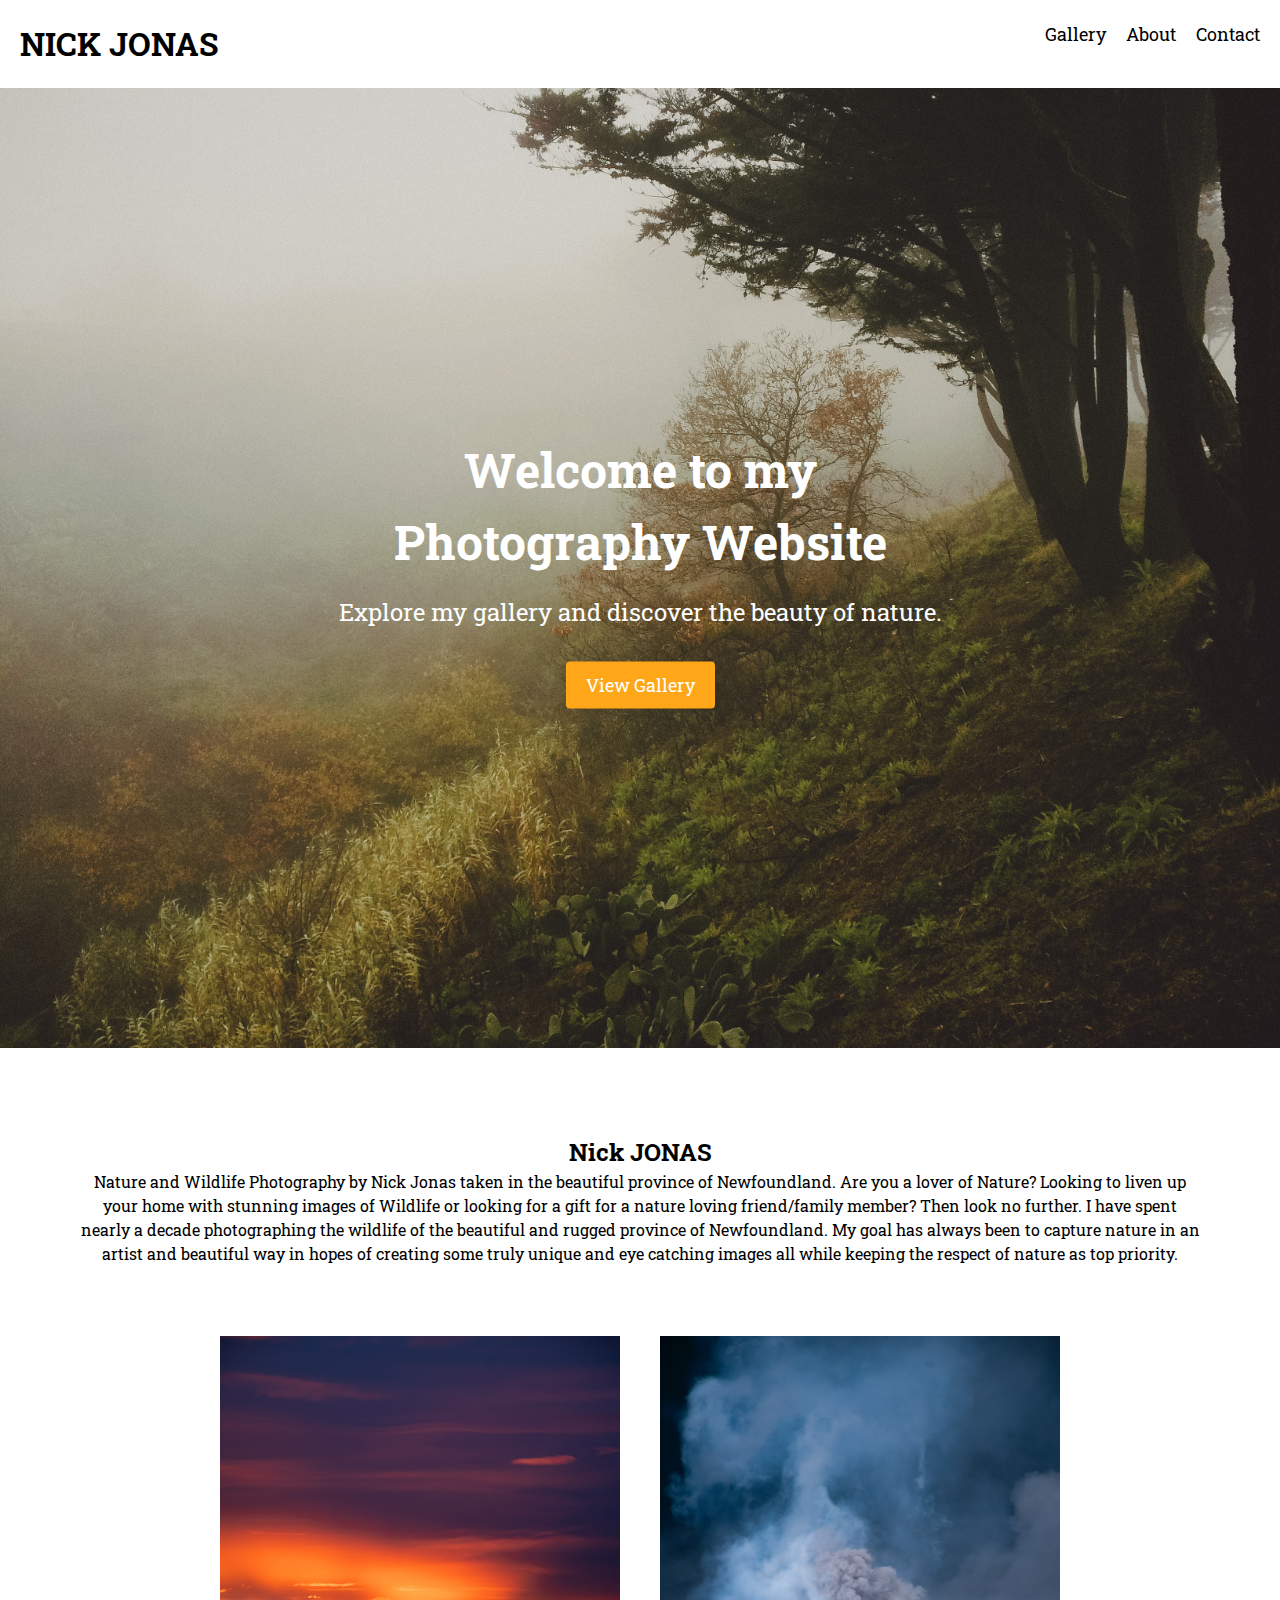
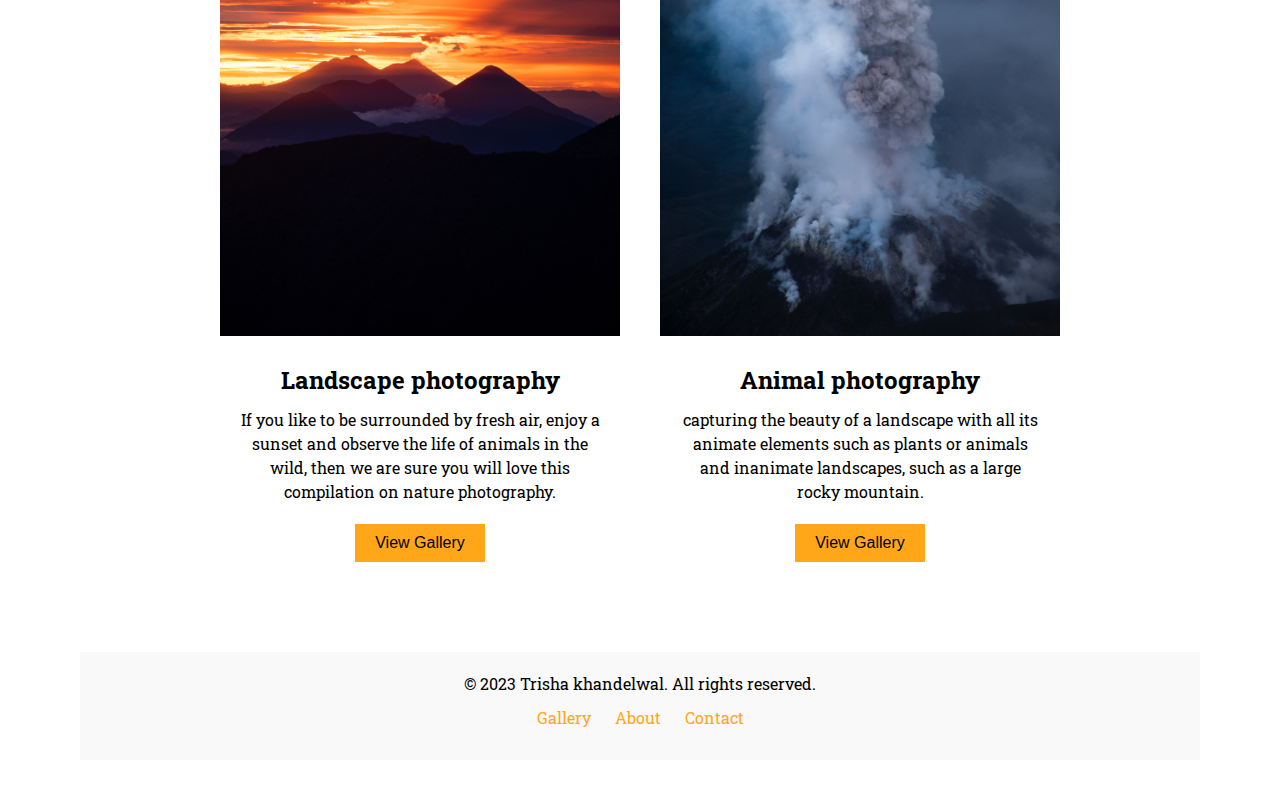
<file: index.html>
<!DOCTYPE html>
<head>
  <title>Photographer Portfolio</title>
  <link rel="stylesheet" href="stylesheet.css">
  <link rel="preconnect" href="https://fonts.googleapis.com">
<link rel="preconnect" href="https://fonts.gstatic.com" crossorigin>
<link href="https://fonts.googleapis.com/css2?family=Roboto+Slab&display=swap" rel="stylesheet">
</head>
<body>
  <header>
    <div class="logo">
      <a href="index.html">  <h1> NICK JONAS </h1></a>
    </div>
    <nav>
      <ul>
        <li><a href="gallery.html">Gallery</a></li>
        <li><a href="about.html">About</a></li>
        <li><a href="contact.html">Contact</a></li>
      </ul>
    </nav>
  </header>
    <section class="hero-section">
      <div class="hero-image">
        <img src="hero-image.jpg" alt="Hero Image">
        <div class="text-container">
          <h1>Welcome to my Photography Website</h1>
          <p>Explore my gallery and discover the beauty of nature.</p>
          <a href="gallery.html" class="cta-link">View Gallery</a>
        </div>
      </div>
    </section>
<section>
    <div class="work">
      <h2>Nick JONAS</h2>
      <p>Nature and Wildlife Photography by Nick Jonas taken in the beautiful province of Newfoundland. Are you a lover of Nature? Looking to liven up your home with stunning images of Wildlife or looking for a gift for a nature loving friend/family member? Then look no further. I have spent nearly a decade photographing the wildlife of the beautiful and rugged province of Newfoundland. My goal has always been to capture nature in an artist and beautiful way in hopes of creating some truly unique and eye catching images all while keeping the respect of nature as top priority. </p>
      <div class="image-section">
        <div class="image-container">
          <img src="image1.jpg" alt="Image 1">
          <div class="caption">
            <h3>Landscape photography</h3>
            <p>If you like to be surrounded by fresh air, enjoy a sunset and observe the life of animals in the wild, then we are sure you will love this compilation on nature photography.</p>
            <a href="gallery.html"><button>View Gallery</button></a>
          </div>
        </div>
        <div class="image-container">
          <img src="image2.jpg" alt="Image 2">
          <div class="caption">
            <h3>Animal photography</h3>
            <p>capturing the beauty of a landscape with all its animate elements such as plants or animals and inanimate landscapes, such as a large rocky mountain.</p>
            <a href="gallery.html"><button>View Gallery</button></a>
          </div>
        </div>
      </div>      
 <section>
  <footer>
    <div class="container">
      <p>&copy; 2023 Trisha khandelwal. All rights reserved.</p>
      <ul>
        <li><a href="gallery.html">Gallery</a></li>
        <li><a href="about.html">About </a></li>
        <li><a href="contact.html">Contact </a></li>
      </ul>
    </div>
  </footer>  
</body>
</html>
</file>
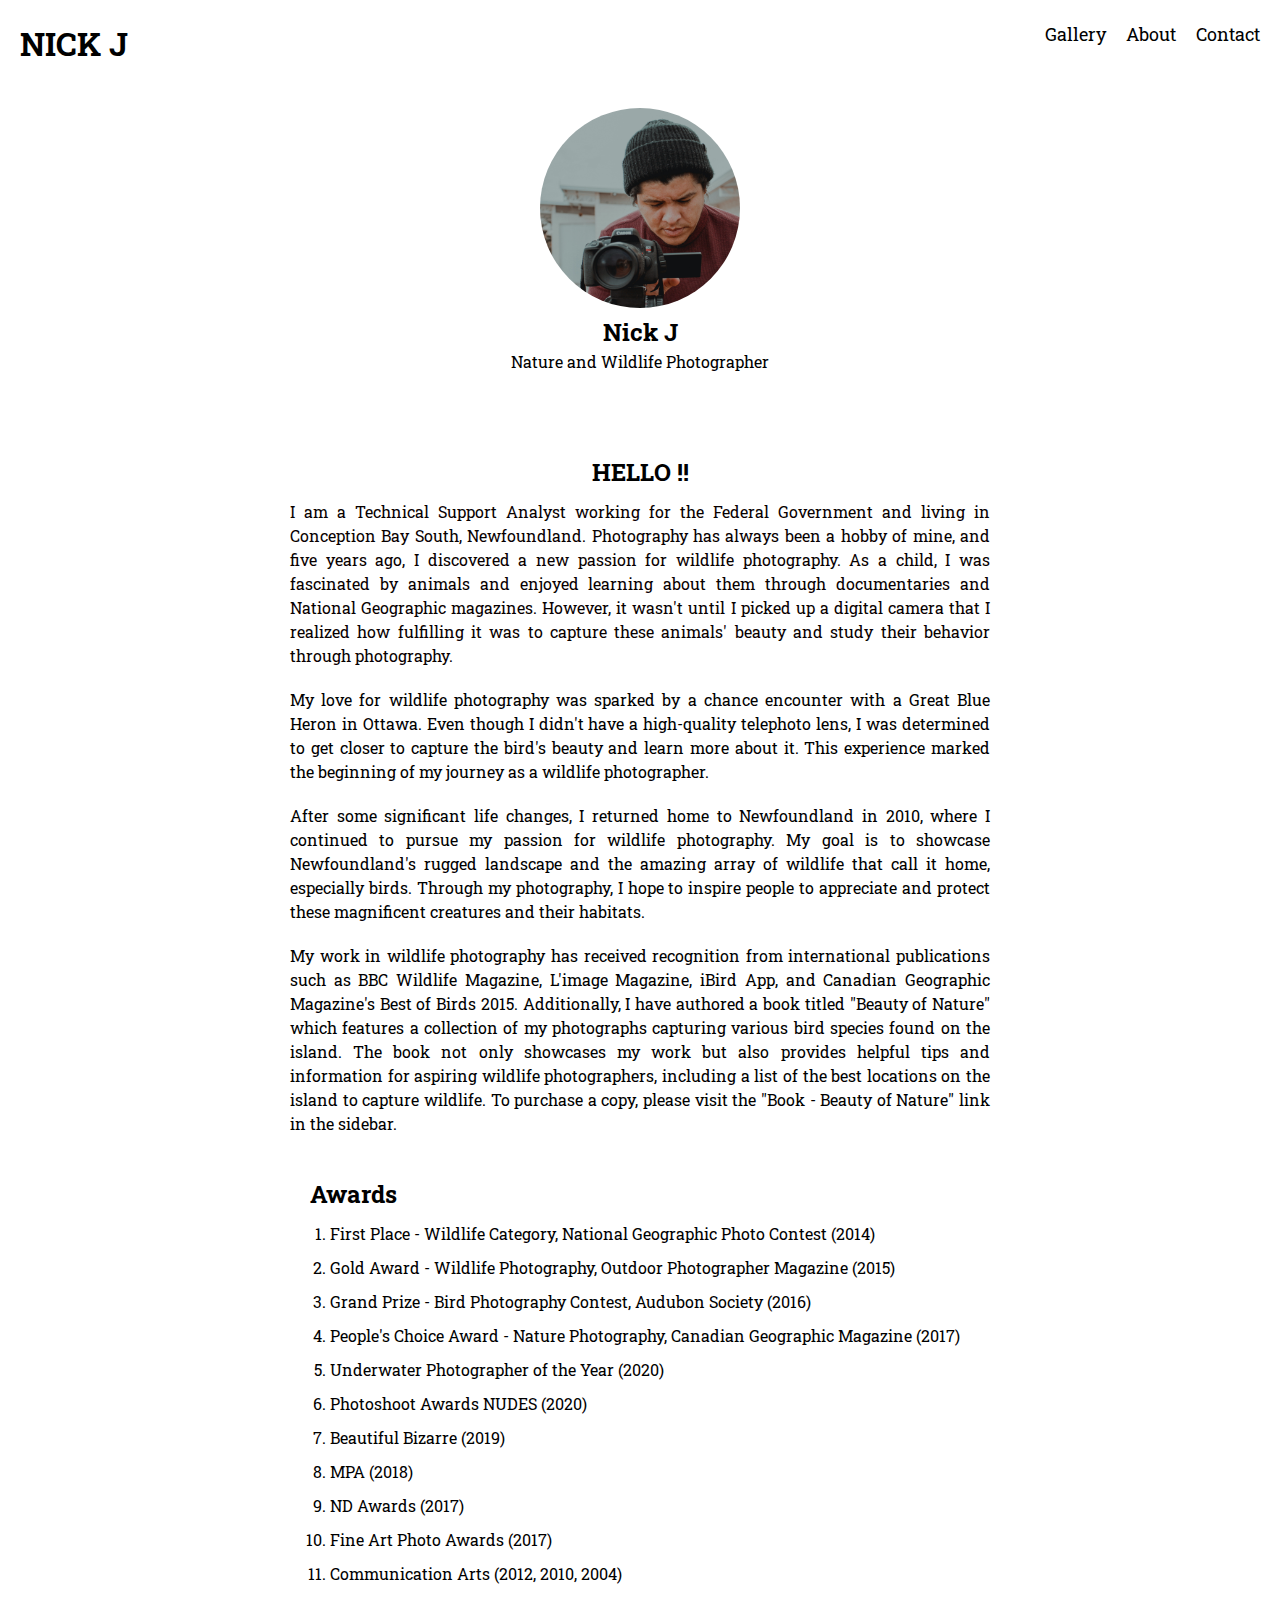
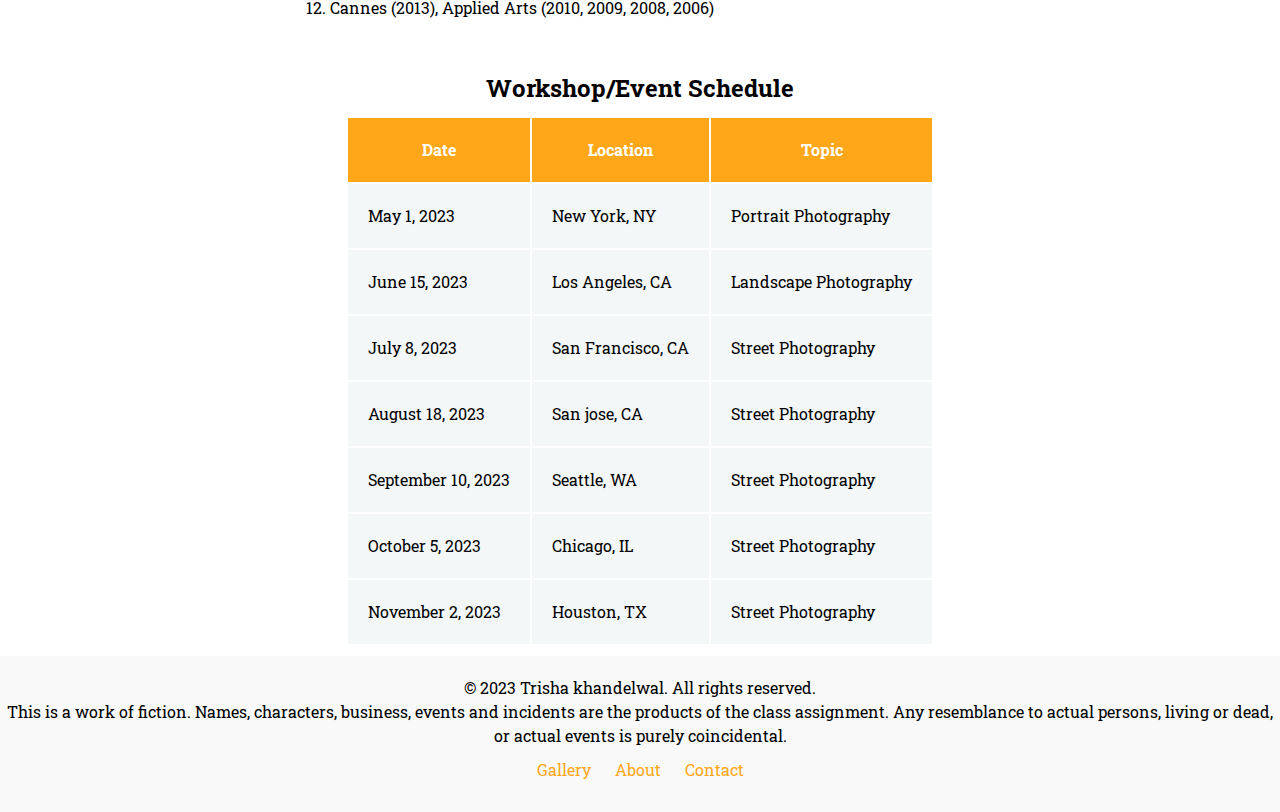
<file: about.html>
<!DOCTYPE html>
<head>
  <title>Gallery</title>
  <link rel="stylesheet" href="stylesheet.css">
  <link rel="preconnect" href="https://fonts.googleapis.com">
<link rel="preconnect" href="https://fonts.gstatic.com" crossorigin>
<link href="https://fonts.googleapis.com/css2?family=Roboto+Slab&display=swap" rel="stylesheet">
</head>
<body>
  <header>
    <div class="logo">
        <a href="index.html">  <h1> NICK J </h1></a>
    </div>
    <nav>
      <ul>
        <li><a href="gallery.html">Gallery</a></li>
        <li><a href="about.html">About</a></li>
        <li><a href="contact.html">Contact</a></li>
      </ul>
    </nav>
  </header>
  <main>
    <section class="about-section">
      <div class="profile-container">
        <img src="profile-pic.jpg" alt="Profile Picture">
        <h2>Nick J</h2>
        <p>Nature and Wildlife Photographer</p>
      </div>
      <div class="bio-container">
        <h3>HELLO !!</h3>
        <p class="description">I am a Technical Support Analyst working for the Federal Government and living in Conception Bay South, Newfoundland. Photography has always been a hobby of mine, and five years ago, I discovered a new passion for wildlife photography. As a child, I was fascinated by animals and enjoyed learning about them through documentaries and National Geographic magazines. However, it wasn't until I picked up a digital camera that I realized how fulfilling it was to capture these animals' beauty and study their behavior through photography.</p>
        <p>My love for wildlife photography was sparked by a chance encounter with a Great Blue Heron in Ottawa. Even though I didn't have a high-quality telephoto lens, I was determined to get closer to capture the bird's beauty and learn more about it. This experience marked the beginning of my journey as a wildlife photographer.</p>
        <p> After some significant life changes, I returned home to Newfoundland in 2010, where I continued to pursue my passion for wildlife photography. My goal is to showcase Newfoundland's rugged landscape and the amazing array of wildlife that call it home, especially birds. Through my photography, I hope to inspire people to appreciate and protect these magnificent creatures and their habitats.</p>
        <p>My work in wildlife photography has received recognition from international publications such as BBC Wildlife Magazine, L'image Magazine, iBird App, and Canadian Geographic Magazine's Best of Birds 2015. Additionally, I have authored a book titled "Beauty of Nature" which features a collection of my photographs capturing various bird species found on the island. The book not only showcases my work but also provides helpful tips and information for aspiring wildlife photographers, including a list of the best locations on the island to capture wildlife. To purchase a copy, please visit the "Book - Beauty of Nature" link in the sidebar.</p>
        <section class="awards-section">
          <h2>Awards</h2>
          <ol>
            <li>First Place - Wildlife Category, National Geographic Photo Contest (2014)</li>
            <li>Gold Award - Wildlife Photography, Outdoor Photographer Magazine (2015)</li>
            <li>Grand Prize - Bird Photography Contest, Audubon Society (2016)</li>
            <li>People's Choice Award - Nature Photography, Canadian Geographic Magazine (2017)</li>
          <li> Underwater Photographer of the Year (2020)</li>
          <li> Photoshoot Awards NUDES (2020) </li>
          <li> Beautiful Bizarre (2019) </li>
          <li> MPA (2018)</li>
          <li> ND Awards (2017)</li>
          <li> Fine Art Photo Awards (2017)</li>
          <li> Communication Arts (2012, 2010, 2004)</li>
          <li> Cannes (2013), Applied Arts (2010, 2009, 2008, 2006)</li>
          </ol>
        </section>
      </div>
    </section>
  </main>
  <section>
      <h2 style="text-align:center;">Workshop/Event Schedule</h2>
      <table>
        <thead>
          <tr>
            <th>Date</th>
            <th>Location</th>
            <th>Topic</th>
          </tr>
        </thead>
        <tbody>
          <tr>
            <td>May 1, 2023</td>
            <td>New York, NY</td>
            <td>Portrait Photography</td>
          </tr>
          <tr>
            <td>June 15, 2023</td>
            <td>Los Angeles, CA</td>
            <td>Landscape Photography</td>
          </tr>
          <tr>
            <td>July 8, 2023</td>
            <td>San Francisco, CA</td>
            <td>Street Photography</td>
          </tr>
          <tr>
          <td>August 18, 2023</td>
            <td>San jose, CA</td>
            <td>Street Photography</td>
          </tr>
          <tr>
          <td>September 10, 2023</td>
            <td>Seattle, WA</td>
            <td>Street Photography</td>
          </tr>
          <tr>
          <td>October 5, 2023</td>
            <td>Chicago, IL</td>
            <td>Street Photography</td>
          </tr>
          <tr>
          <td>November 2, 2023</td>
            <td>Houston, TX</td>
            <td>Street Photography</td>
          </tr>

        </tbody>
      </table>
    </section>
<footer>
  <div class="container">
    <p>&copy; 2023 Trisha khandelwal. All rights reserved.</p>
    <p>This is a work of fiction. Names, characters, business, events and incidents are the products of the class assignment. Any resemblance to actual persons, living or dead, or actual events is purely coincidental.
    </p>
    <ul>
      <li><a href="gallery.html">Gallery</a></li>
      <li><a href="about.html">About </a></li>
      <li><a href="contact.html">Contact </a></li>
    </ul>
  </div>
</footer>  
</body>
</html>
</file>
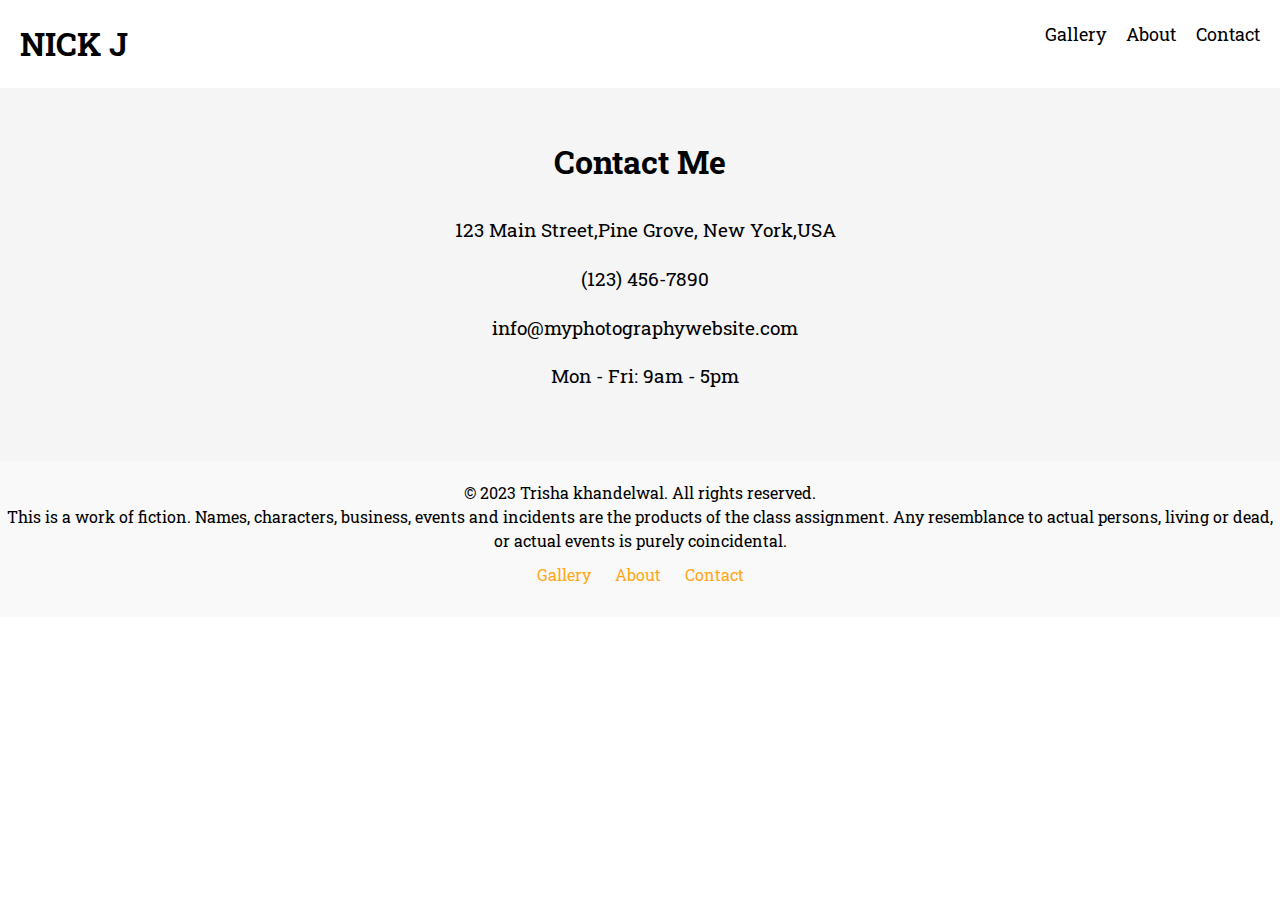
<file: contact.html>
<!DOCTYPE html>
<head>
  <title>Gallery</title>
  <link rel="stylesheet" href="stylesheet.css">
  <link rel="preconnect" href="https://fonts.googleapis.com">
<link rel="preconnect" href="https://fonts.gstatic.com" crossorigin>
<link href="https://fonts.googleapis.com/css2?family=Roboto+Slab&display=swap" rel="stylesheet">
</head>
<body>
  <header>
    <div class="logo">
        <a href="index.html">  <h1> NICK J </h1></a>
    </div>
    <nav>
      <ul>
        <li><a href="gallery.html">Gallery</a></li>
        <li><a href="about.html">About</a></li>
        <li><a href="contact.html">Contact</a></li>
      </ul>
    </nav>
  </header>
  <section id="contact">
    <h2>Contact Me</h2>
    <ul>
      <li><i class="fas fa-map-marker-alt"></i> 123 Main Street,Pine Grove, New York,USA</li>
      <li><i class="fas fa-phone"></i> (123) 456-7890</li>
      <li><i class="fas fa-envelope"></i> info@myphotographywebsite.com</li>
      <li><i class="fas fa-clock"></i> Mon - Fri: 9am - 5pm</li>
    </ul>
  </section>  
  <footer>
    <div class="container">
      <p>&copy; 2023 Trisha khandelwal. All rights reserved.</p>
      <p>This is a work of fiction. Names, characters, business, events and incidents are the products of the class assignment. Any resemblance to actual persons, living or dead, or actual events is purely coincidental.
      </p>
      <ul>
        <li><a href="gallery.html">Gallery</a></li>
        <li><a href="about.html">About </a></li>
        <li><a href="contact.html">Contact </a></li>
      </ul>
    </div>
  </footer>  
  </body>
  </html>
</file>
<file: stylesheet.css>
/* Global styles */
* {
  box-sizing: border-box;
  margin: 0;
  padding: 0;
}

body {
  font-family: 'Roboto Slab', serif;
  font-size: 16px;
  line-height: 1.5;
  
  background-size: cover; /* adjust the image size to cover the entire viewport */
  background-position: center; /* center the image within the viewport */
  height: 100vh;
  margin: 0;
  display: block;
}

header {
  display: flex;
  justify-content: space-between;
  align-items: center;
  color: hsl(0, 0%, 0%);
  padding: 20px;
}

nav ul {
  list-style: none;
  margin: 0;
  padding: 0;
  display: flex;
}

nav {
  display: flex;
  flex-direction: column;
}

nav li {
  margin-left: 20px;
  margin-bottom: 20px;
}

nav a {
  color: #000000;
  text-decoration: none;
  font-size: 18px;
}

nav a:hover {
  color: #ddd; 
  border-bottom: 2px solid #2c2c2c;
}

footer {
  background-color: #f9f9f9;
  padding: 20px 0;
  text-align: center;
}
 footer a{
  color: #ffa718;
  text-decoration: none
 }

footer p {
  margin: 0;
}

footer ul {
  list-style: none;
  margin: 0;
  padding: 10px 0;
}

footer ul li {
  display: inline-block;
  margin-right: 20px;
}

footer ul li:last-child {
  margin-right: 0;
}


.logo a{
  text-decoration: none;
  color: #000000;
}

.logo a:visited {
  text-decoration: none;
  color: #000000;
}

/* =========================
    homepage css start
=============================*/ 
.hero-section {
  position: relative;
}

.hero-image {
  position: relative;
}

.hero-image img {
  width: 100%;
  height: auto;
}

.text-container {
  position: absolute;
  top: 50%;
  left: 50%;
  transform: translate(-50%, -50%);
  text-align: center;
  color: white;
}

.text-container h1 {
  font-size: 3rem;
  margin-bottom: 1rem;
}

.text-container p {
  font-size: 1.5rem;
  margin-bottom: 2rem;
}
.cta-link {
  display: inline-block;
  background-color: #ffa718;
  color: #fff;
  border: none;
  padding: 10px 20px;
  font-size: 18px;
  border-radius: 4px;
  cursor: pointer;
  transition: background-color 0.3s ease;
text-decoration: none;}

.cta-button:hover {
  background-color: #ffa718;
}

.work{
  text-align: center;
  padding: 40px;
  margin: 40px;
}


.image-section {
  display: flex;
  justify-content: center;
  align-items: center;
  flex-wrap: wrap;
  padding: 50px;
}

.image-container {
  margin: 20px;
  max-width: 400px;
  height: auto;
}

.image-container img {
  width: 100%;
  height: auto;
}

.caption {
  text-align: center;
  padding: 20px;
}

.caption h3 {
  font-size: 24px;
  margin-bottom: 10px;
}

.caption p {
  font-size: 16px;
  margin-bottom: 20px;
}

.caption button {
  padding: 10px 20px;
  border: none;
  background-color: #ffa718;
  color: #000000;
  font-size: 16px;
  cursor: pointer;
}




















  /* =========================
      gallery css start
=============================*/

.gallery{
line-height:0;
-webkit-column-count:5; /* split it into 5 columns */
-webkit-column-gap:5px; /* give it a 5px gap between columns */
-moz-column-count:5;
-moz-column-gap:5px;
column-count:5;
column-gap:5px;
margin: 200px;

}


.gallery img {
width: 100%;
 height: auto;
 margin-bottom:5px; /* to match column gap */
}



  /* =========================
      about css start
=============================*/
/* Style for the main section */
.about-section {
  display: flex;
  flex-direction: column;
  justify-content: center;
  align-items: center;
  padding: 50px 0;
}

/* Style for the profile container */
.profile-container {
  text-align: center;
  margin-bottom: 50px;
}

/* Style for the profile picture */
.profile-container img {
  width: 200px;
  height: 200px;
  border-radius: 50%;
  object-fit: cover;
}

/* Style for the bio container */
.bio-container {
  max-width: 700px;
  text-align: justify;
}

/* Style for the headings */
.bio-container h3 {
  font-size: 24px;
  margin: 30px 0 10px;
  text-align: center;
}

/* Style for the paragraphs */
.bio-container p {
  font-size: 16px;
  line-height: 1.5;
  margin-bottom: 20px;
}

.description {
  font-size: 18px;
  line-height: 1.5;
  color: #080000;
  margin-bottom: 20px;
}

/* Style for the main content section */
.about-section {
  padding: 20px;
  text-align: center;
}

/* Style for the awards section */
.awards-section {
  padding: 20px;
}

/* Style for the awards section heading */
.awards-section h2 {
  font-size: 24px;
  margin-bottom: 10px;
}

/* Style for the ordered list */
.awards-section ol {
  list-style-type: decimal;
  margin-left: 20px;
}

/* Style for the list items */
.awards-section li {
  font-size: 16px;
  line-height: 1.5;
  margin-bottom: 10px;
}


  /* =========================
      about table css start
=============================*/
table {
  max-width: 960px;
  margin: 10px auto;
}
thead th {
  
  background: #ffa718;
  color: #FFF;
  padding: 20px;
}

tr {
  background: #f4f7f8;
  border-bottom: 1px solid #FFF;
  margin-bottom: 5px;
  padding: 20px;
}
td {
  
  padding: 20px;
  
}

  /* =========================
      contact page css start
=============================*/

#contact {
  text-align: center;
  padding: 50px 0;
  background-color: #f5f5f5;
}

#contact h2 {
  font-size: 2em;
  margin-bottom: 30px;
}

#contact ul {
  list-style-type: none;
  margin: 0;
  padding: 0;
}

#contact li {
  margin-bottom: 20px;
  font-size: 1.2em;
}

#contact li i {
  margin-right: 10px;
}
</file>
